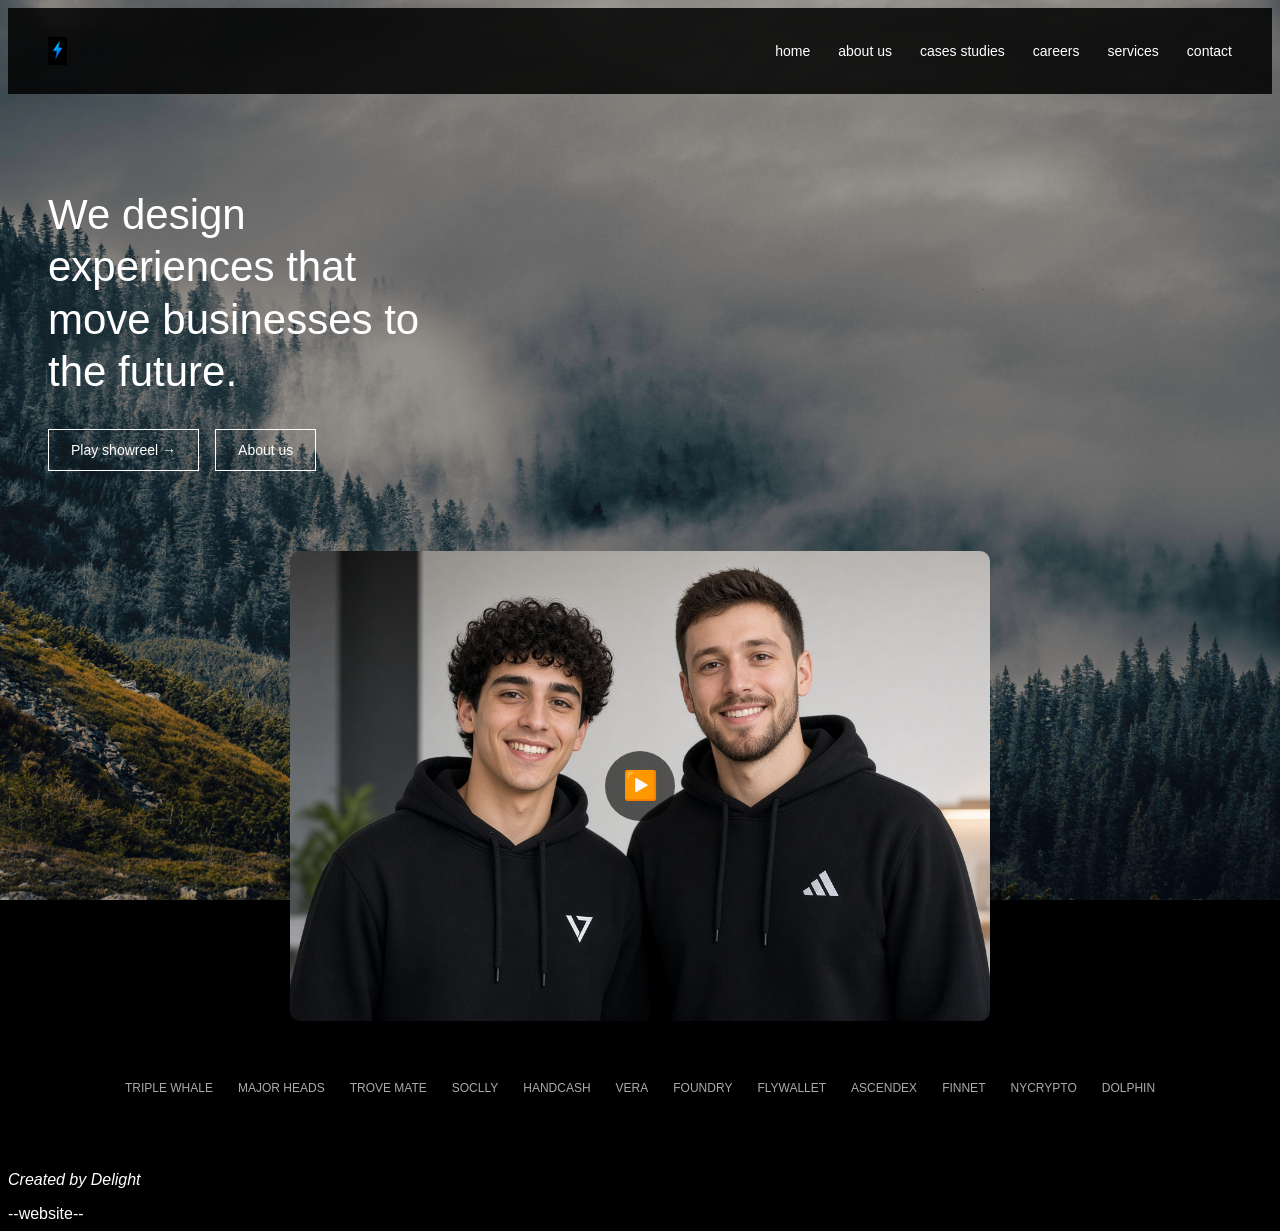
<file: index.html>
<!DOCTYPE html>
<html lang="en">
<head>
  <meta charset="UTF-8">
  <meta name="viewport" content="width=device-width, initial-scale=1.0">
  <title>MY WEBSITE</title>

  <style>
     {
      margin: 0;
      padding: 0;
      box-sizing: border-box;
    }

    body {
      background-color: #000;
      background-image: url("./images/pexels-raulling-34169628.jpg");
      background-size: cover;
      background-position: center;
      background-repeat: no-repeat;
      background-attachment: fixed;
      color: white;
      font-family: Arial, sans-serif;
      min-height: 100px;
    }
    .navbar {
      display: flex;
      justify-content: space-between;
      align-items: center;
      background-color: rgba(0, 0, 0, 0.85);
      padding: 18px 40px;
      position: sticky;
      top: 0;
      z-index: 1000;
    }
    .logo img {
      height: 28px;
      width: auto;
      display: block;
    }
    .nav-links {
      list-style: none;
      display: flex;
      gap: 28px;
    }
    .nav-links a {
      color: white;
      text-decoration: none;
      font-size: 14px;
      text-transform: lowercase;
      transition: color 0.3s;
    }
    .nav-links a:hover {
      color: #3b82f6;
    }
    .hero {
      padding: 60px 40px 30px;
      max-width: 600px;
    }
    .hero h1 {
      font-size: 42px;
      font-weight: 400;
      line-height: 1.25;
      margin-bottom: 30px;
    }
    .hero-buttons {
      display: flex;
      gap: 16px;
      margin-bottom: 50px;
    }
    .btn {
      padding: 12px 22px;
      border: 1px solid white;
      color: white;
      text-decoration: none;
      font-size: 14px;
      background: transparent;
      transition: 0.3s;
    }
    .btn:hover {
      background: white;
      color: black;
    }
    .ImageA {
      position: relative;
      width: 90%;
      max-width: 700px;
      margin: 0 auto 40px;
    }

    .main-photo {
      width: 100%;
      height: auto;
      display: block;
      border-radius: 10px;
    }

    .play {
      position: absolute;
      top: 50%;
      left: 50%;
      transform: translate(-50%, -50%);
      background: rgba(0, 0, 0, 0.6);
      color: white;
      width: 70px;
      height: 70px;
      border-radius: 50%;
      display: flex;
      justify-content: center;
      align-items: center;
      font-size: 28px;
    }
    .logos {
      list-style: none;
      display: flex;
      flex-wrap: wrap;
      justify-content: center;
      gap: 25px;
      padding: 20px 40px 60px;
      font-size: 12px;
      color: #aaa;
      text-transform: uppercase;
    }
  </style>
</head>
<body>

  <nav class="navbar">
    <a href="#" class="logo">
      <img src="./images/web.logo.jpeg" alt="Logo">
    </a>

    <ul class="nav-links">
      <li><a href="index.home">home</a></li>
      <li><a href="index.about us">about us</a></li>
      <li><a href="index.cases studies">cases studies</a></li>
      <li><a href="index.careers">careers</a></li>
      <li><a href="services.html">Services</a></li>
      <li><a href=contact.html">contact</a></li>
    </ul>
  </nav>

  <section class="hero">
    <h1>We design<br>experiences that<br>move businesses to<br>the future.</h1>

    <div class="hero-buttons">
      <a href="https://youtube.com/shorts/J4XIMhD9Pf4" class="btn" target="_blank">Play showreel →</a>
      <a href="#" class="btn">About us</a>
    </div>
  </section>

  <div class="ImageA">
    <img src="./images/image 2.jpeg" alt="Showreel" class="main-photo">
    <div class="play">▶️</div>
  </div>

  <ul class="logos">
    <li>Triple Whale</li>
    <li>Major Heads</li>
    <li>Trove Mate</li>
    <li>Soclly</li>
    <li>Handcash</li>
    <li>Vera</li>
    <li>Foundry</li>
    <li>Flywallet</li>
    <li>Ascendex</li>
    <li>Finnet</li>
    <li>Nycrypto</li>
    <li>Dolphin</li>
  </ul>
 <i><p>Created by Delight</p></i>
--website--
</body>
</html>
</file>
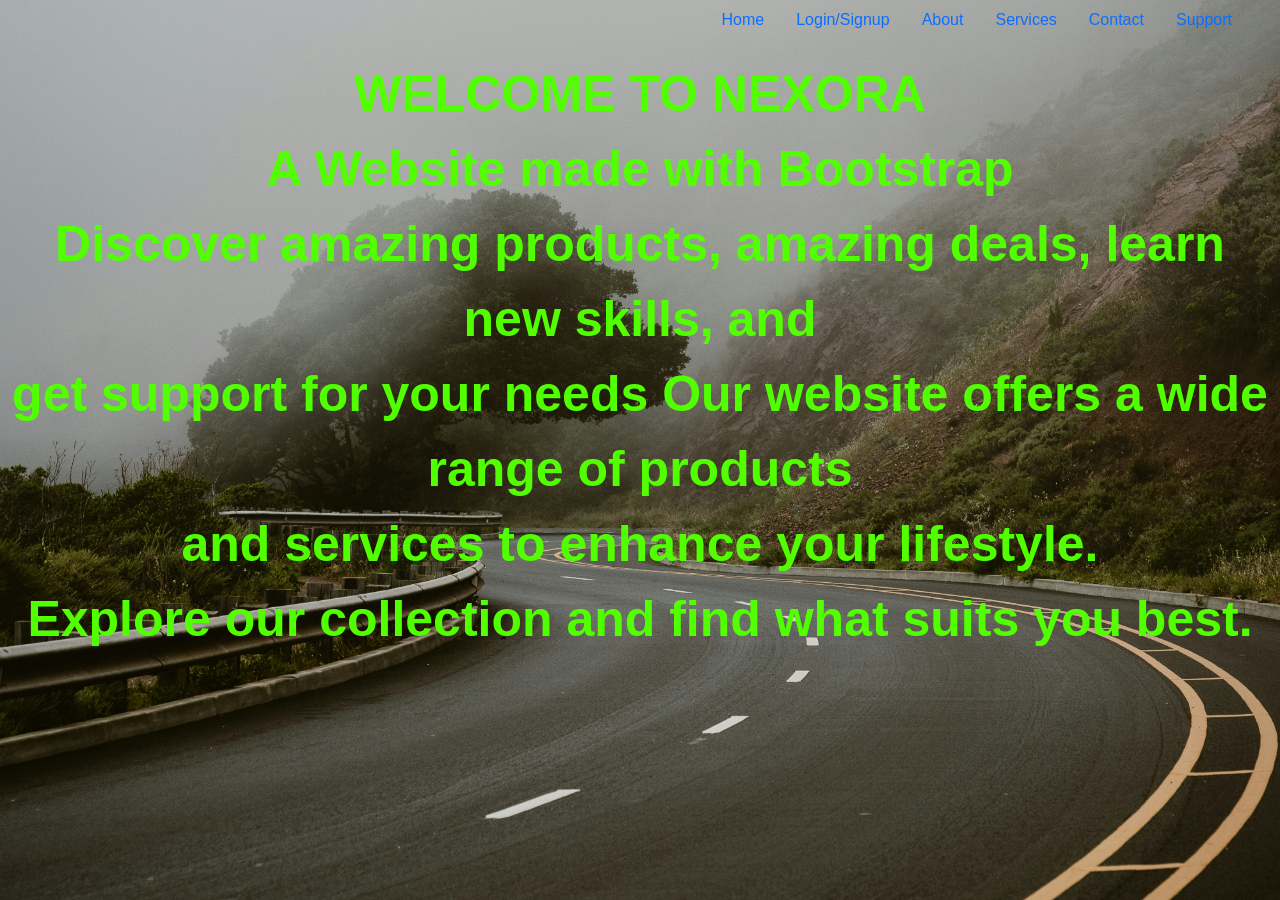
<file: Bootstrap web.html>
<!DOCTYPE html>
<html lang="en">
<head>
    <meta charset="UTF-8">
    <meta name="viewport" content="width=device-width, initial-scale=1.0">
    <title>BOOTSTRAP WEBSITE</title>
    <link href="https://cdn.jsdelivr.net/npm/bootstrap@5.3.0/dist/css/bootstrap.min.css" rel="stylesheet">
</head>
<style>
    body {background-color:
        background-repeat: no-repeat;
         background-size: cover;
         background-position: center;
         background-attachment: fixed;
        background-image:url(./images/image4.jpg);
        color: white;
        font-family: Arial, sans-serif;}


      .text-center{color:rgb(81, 255, 1);
        font-size:50px;
        font-weight:bold;
        font-family: Arial, sans-serif;}
        .text{color:rgb(255, 255, 255);
        font-size:20px;
        
        }
    }
</style>
<body>
    <ul class="nav justify-content-end">
  <li class="nav-item">
    <a class="nav-link active" aria-current="page" href="home.html">Home</a>
  </li>
  <li class="nav-item">
    <a class="nav-link" href="login.html">Login/Signup</a>
  </li>
  <li class="nav-item">
    <a class="nav-link" href="about.html">About</a>
  </li>
   <li class="nav-item">
    <a class="nav-link" href="services.html">Services</a>
  </li>
   <li class="nav-item">
    <a class="nav-link" href="contact.html">Contact</a>
  </li>
   <li class="nav-item">
    <a class="nav-link" href="support.html">Support</a>
  </li>
  <li class="nav-item">
    <a class="nav-link disabled" aria-disabled="true"></a>
  </li>
</ul>
    <br>
    <h1 class="text-center"> WELCOME TO NEXORA </h1>
    <p class="text-center"> A Website made with Bootstrap<br>Discover amazing products, amazing deals, learn new skills, and<br> get support for your needs Our website offers a wide range of products<br> and services to enhance your lifestyle.<br> Explore our collection and find what suits you best.</p>
    <br>

 
    <script src="https://cdn.jsdelivr.net/npm/bootstrap@5.3.0/dist/js/bootstrap.bundle.min.js"></script>
    
</body>
</html>
</file>
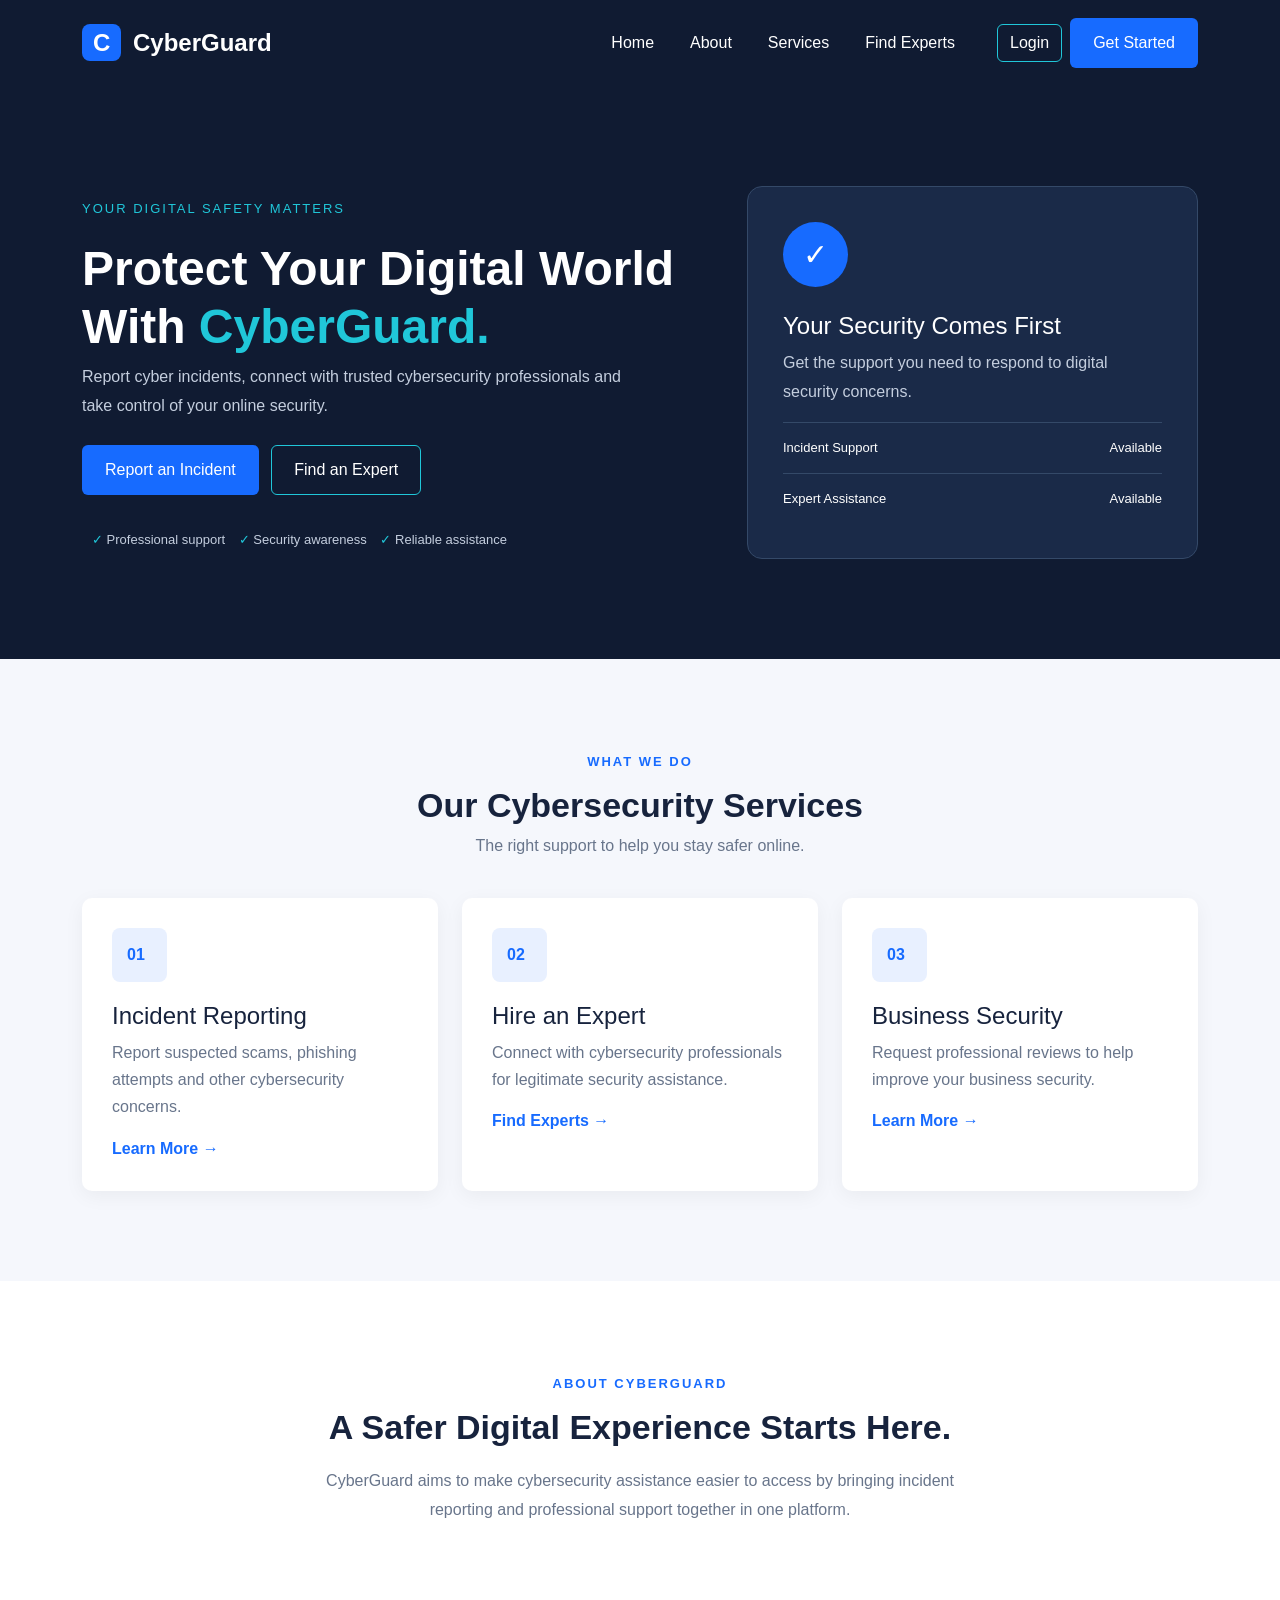
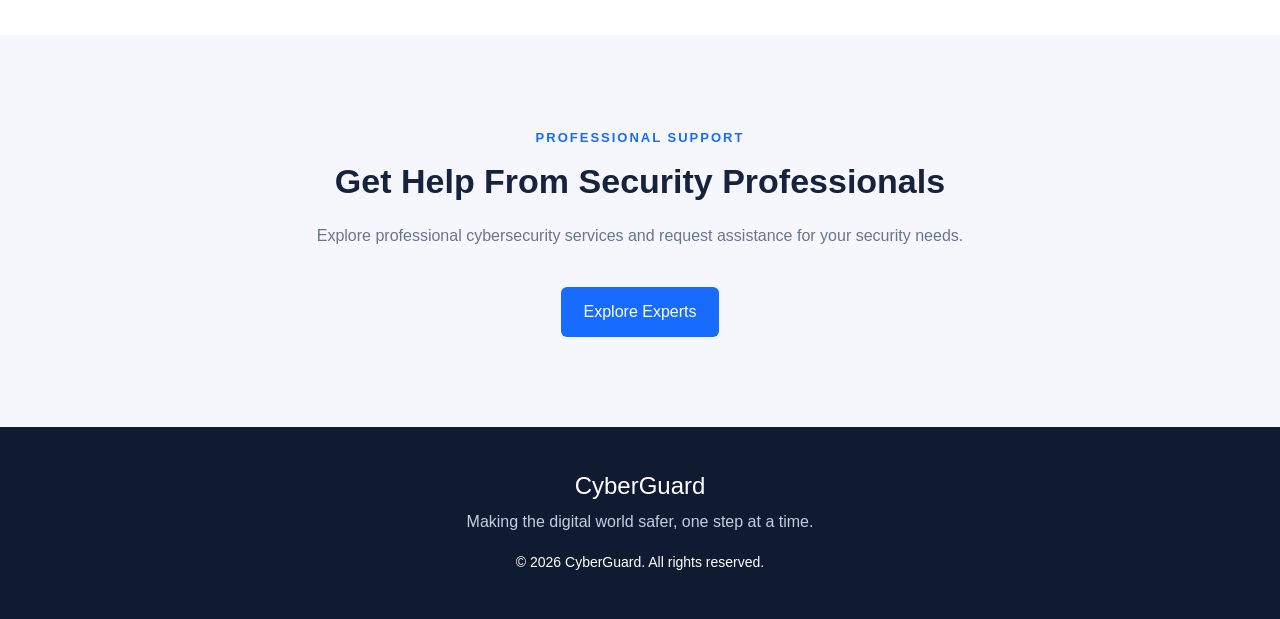
<file: cyberguard.html>
<!DOCTYPE html>
<html lang="en">
<head>
    <meta charset="UTF-8">
    <meta name="viewport" content="width=device-width, initial-scale=1.0">

    <title>CyberGuard | Cybersecurity Support</title>

    <!-- Bootstrap CSS -->
    <link href="https://cdn.jsdelivr.net/npm/bootstrap@5.3.3/dist/css/bootstrap.min.css" rel="stylesheet">

    <!-- Custom CSS -->
    <link rel="stylesheet" href="style.css">
</head>

<body>


    <nav class="navbar navbar-expand-lg navbar-dark">
        <div class="container">

            <a class="navbar-brand" href="#">
                <span class="logo-icon">C</span> CyberGuard
            </a>

            <button class="navbar-toggler" type="button"
                data-bs-toggle="collapse" data-bs-target="#navbarMenu"
                aria-controls="navbarMenu" aria-expanded="false"
                aria-label="Toggle navigation">
                <span class="navbar-toggler-icon"></span>
            </button>

            <div class="collapse navbar-collapse" id="navbarMenu">
                <ul class="navbar-nav ms-auto">
                    <li class="nav-item">
                        <a class="nav-link active" href="#">Home</a>
                    </li>

                    <li class="nav-item">
                        <a class="nav-link" href="#about">About</a>
                    </li>

                    <li class="nav-item">
                        <a class="nav-link" href="#services">Services</a>
                    </li>

                    <li class="nav-item">
                        <a class="nav-link" href="#experts">Find Experts</a>
                    </li>
                </ul>

                <a href="#" class="btn login-btn ms-lg-4">Login</a>
                <a href="#" class="btn start-btn ms-2">Get Started</a>
            </div>

        </div>
    </nav>



    <section class="hero-section">
        <div class="container">
            <div class="row align-items-center">

                <div class="col-lg-7">
                    <span class="hero-label">
                        YOUR DIGITAL SAFETY MATTERS
                    </span>

                    <h1>
                        Protect Your Digital World With
                        <span>CyberGuard.</span>
                    </h1>

                    <p>
                        Report cyber incidents, connect with trusted
                        cybersecurity professionals and take control
                        of your online security.
                    </p>

                    <div class="mt-4">
                        <a href="#" class="btn start-btn me-2">
                            Report an Incident
                        </a>

                        <a href="#experts" class="btn outline-btn">
                            Find an Expert
                        </a>
                    </div>

                    <div class="hero-note">
                        <span>✓</span> Professional support
                        <span>✓</span> Security awareness
                        <span>✓</span> Reliable assistance
                    </div>
                </div>

                <div class="col-lg-5 mt-5 mt-lg-0">
                    <div class="security-card">
                        <div class="security-circle">
                            <span>✓</span>
                        </div>

                        <h3>Your Security Comes First</h3>

                        <p>
                            Get the support you need to respond
                            to digital security concerns.
                        </p>

                        <div class="security-line">
                            <span>Incident Support</span>
                            <span>Available</span>
                        </div>

                        <div class="security-line">
                            <span>Expert Assistance</span>
                            <span>Available</span>
                        </div>
                    </div>
                </div>

            </div>
        </div>
    </section>

    

    <section class="services-section" id="services">
        <div class="container">

            <div class="section-heading text-center">
                <span>WHAT WE DO</span>
                <h2>Our Cybersecurity Services</h2>
                <p>
                    The right support to help you stay safer online.
                </p>
            </div>

            <div class="row g-4 mt-3">

                <div class="col-md-4">
                    <div class="service-card">
                        <div class="service-icon">01</div>
                        <h4>Incident Reporting</h4>
                        <p>
                            Report suspected scams, phishing attempts
                            and other cybersecurity concerns.
                        </p>
                        <a href="#">Learn More →</a>
                    </div>
                </div>

                <div class="col-md-4">
                    <div class="service-card">
                        <div class="service-icon">02</div>
                        <h4>Hire an Expert</h4>
                        <p>
                            Connect with cybersecurity professionals
                            for legitimate security assistance.
                        </p>
                        <a href="#experts">Find Experts →</a>
                    </div>
                </div>

                <div class="col-md-4">
                    <div class="service-card">
                        <div class="service-icon">03</div>
                        <h4>Business Security</h4>
                        <p>
                            Request professional reviews to help
                            improve your business security.
                        </p>
                        <a href="#">Learn More →</a>
                    </div>
                </div>

            </div>
        </div>
    </section>


    <section class="about-section" id="about">
        <div class="container text-center">
            <span>ABOUT CYBERGUARD</span>
            <h2>A Safer Digital Experience Starts Here.</h2>

            <p>
                CyberGuard aims to make cybersecurity assistance
                easier to access by bringing incident reporting
                and professional support together in one platform.
            </p>
        </div>
    </section>


    <section class="experts-section" id="experts">
        <div class="container text-center">
            <span>PROFESSIONAL SUPPORT</span>
            <h2>Get Help From Security Professionals</h2>

            <p>
                Explore professional cybersecurity services
                and request assistance for your security needs.
            </p>

            <a href="#" class="btn start-btn mt-3">
                Explore Experts
            </a>
        </div>
    </section>


    <!-- Footer -->
    <footer>
        <div class="container text-center">
            <h4>CyberGuard</h4>
            <p>Making the digital world safer, one step at a time.</p>
            <small>© 2026 CyberGuard. All rights reserved.</small>
        </div>
    </footer>

</body>
</html>
</file>
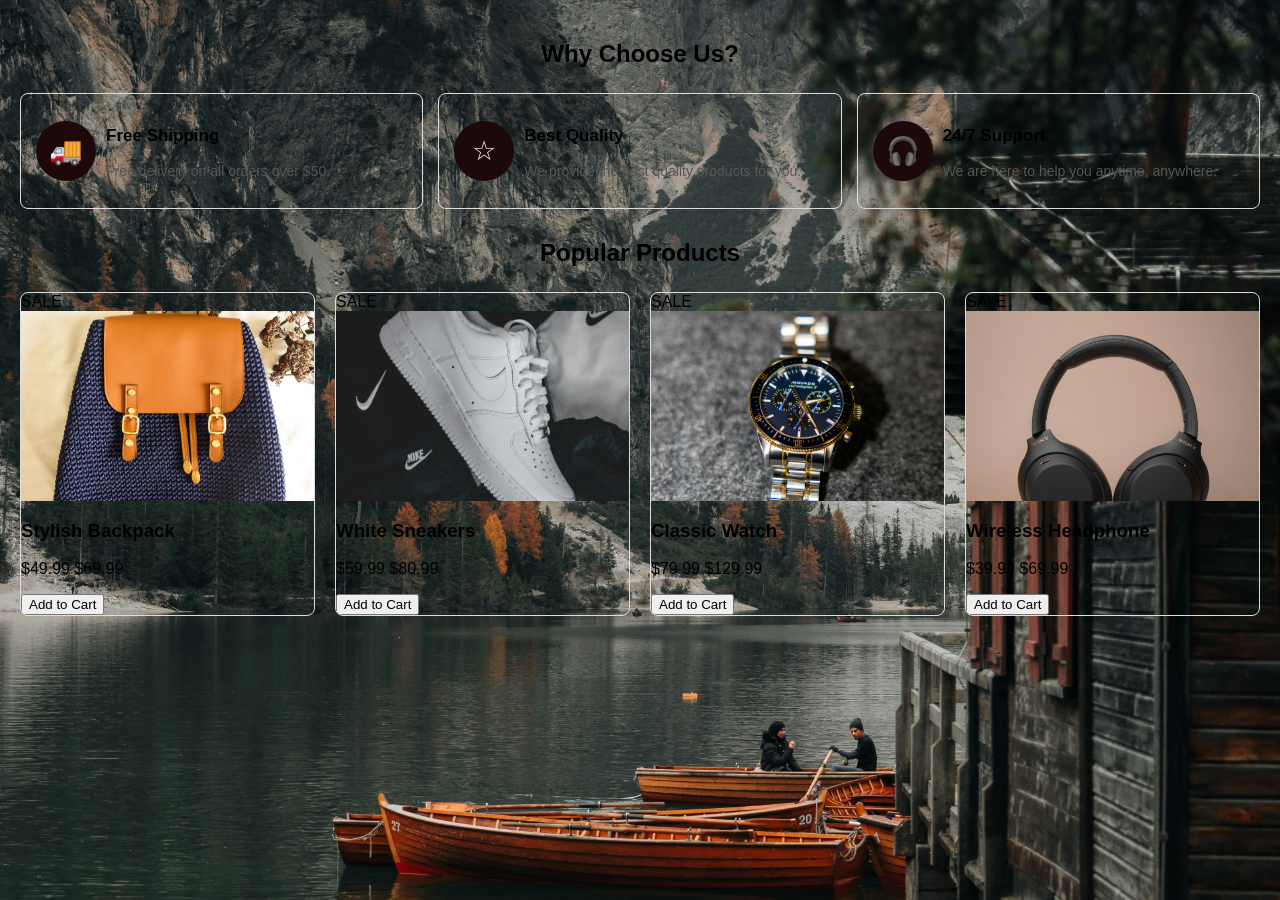
<file: Flex.html>
<!DOCTYPE html>
<html>
<head>
    <title>My Shopping Website</title>
    <meta charset="UTF-8">
    <meta name="viewport" content="width=device-width, initial-scale=1.0">

<style>
    body {
        margin: 0;
        font-family: Arial, sans-serif;
        background-image: url(./images/image.jpg);
        background-repeat: no-repeat;
        background-size: cover;
        background-position: center;
        background-attachment: fixed;
    }

    .container {
        padding: 20px;
    }

    h2 {
        text-align: center;
        margin-bottom: 25px;
    }

    .boxes {
        display: flex;
        gap: 15px;
        margin-bottom: 30px;
    }

    .box {
        border: 1px solid #ddd;
        padding: 15px;
        border-radius: 8px;
        display: flex;
        align-items: center;
        flex: 1;
        gap: 10px;
    }

    .icon {
        background: #1d0909;
        color: rgb(255, 243, 255);
        width: 60px;
        height: 60px;
        border-radius: 50%;
        display: flex;
        align-items: center;
        justify-content: center;
        font-size: 27px;
        flex-shrink: 0;
    }

    .box h3 {
        font-size: 17px;
    }

    .box p {
        font-size: 14px;
        color: #555;
    }

    .products {
        display: grid;
        grid-template-columns: repeat(4, 1fr);
        gap: 20px;
    }

    .item {
        border: 1px solid #ddd;
        border-radius: 8px;
        overflow: hidden;
        position: relative;
    }

    .picture {
        height: 190px;
        width: 100%;
        background: #f1f1f1;
        display: flex;
        align-items: center;
        justify-content: center;
    }

    .picture img {
        width: 100%;
        height: 100%;
        object-fit: cover;
    @media(max-width: 380px) {
        .products {
            grid-template-columns: 1fr;
        }
    }

</style>
</head>

<body>

<div class="container">

    <h2>Why Choose Us?</h2>

    <div class="boxes">

        <div class="box">
            <div class="icon">🚚</div>
            <div>
                <h3>Free Shipping</h3>
                <p>Free delivery on all orders over $50.</p>
            </div>
        </div>

        <div class="box">
            <div class="icon">☆</div>
            <div>
                <h3>Best Quality</h3>
                <p>We provide the best quality products for you.</p>
            </div>
        </div>

        <div class="box">
            <div class="icon">🎧</div>
            <div>
                <h3>24/7 Support</h3>
                <p>We are here to help you anytime, anywhere.</p>
            </div>
        </div>

    </div>

    <h2>Popular Products</h2>

    <div class="products">

        <div class="item">
            <span class="sale">SALE</span>

            <div class="picture">
                <img src="./images/madeinegypt-ca-l0zsWxQBjvM-unsplash.jpg" alt="Stylish Backpack">
            </div>

            <div class="info">
                <h3>Stylish Backpack</h3>
                <p class="price">$49.99 <span class="old">$69.99</span></p>
                <button>Add to Cart</button>
            </div>
        </div>


        <div class="item">
            <span class="sale">SALE</span>

            <div class="picture">
                <img src="./images/jeff-tumale-SD9Jyl1xNQ4-unsplash.jpg" alt="White Sneakers">
            </div>

            <div class="info">
                <h3>White Sneakers</h3>
                <p class="price">$59.99 <span class="old">$80.99</span></p>
                <button>Add to Cart</button>
            </div>
        </div>


        <div class="item">
            <span class="sale">SALE</span>

            <div class="picture">
                <img src="./images/marmi-sica-FF2ZLo_rojE-unsplash.jpg" alt="Classic Watch">
            </div>

            <div class="info">
                <h3>Classic Watch</h3>
                <p class="price">$79.99 <span class="old">$129.99</span></p>
                <button>Add to Cart</button>
            </div>
        </div>


        <div class="item">
            <span class="sale">SALE</span>

            <div class="picture">
                <img src="./images/luke-peterson-lUMj2Zv5HUE-unsplash.jpg" alt="Wireless Headphones">
            </div>

            <div class="info">
                <h3>Wireless Headphone</h3>
                <p class="price">$39.99 <span class="old">$69.99</span></p>
                <button>Add to Cart</button>
            </div>
        </div>

    </div>

</div>

</body>
</html>
</file>
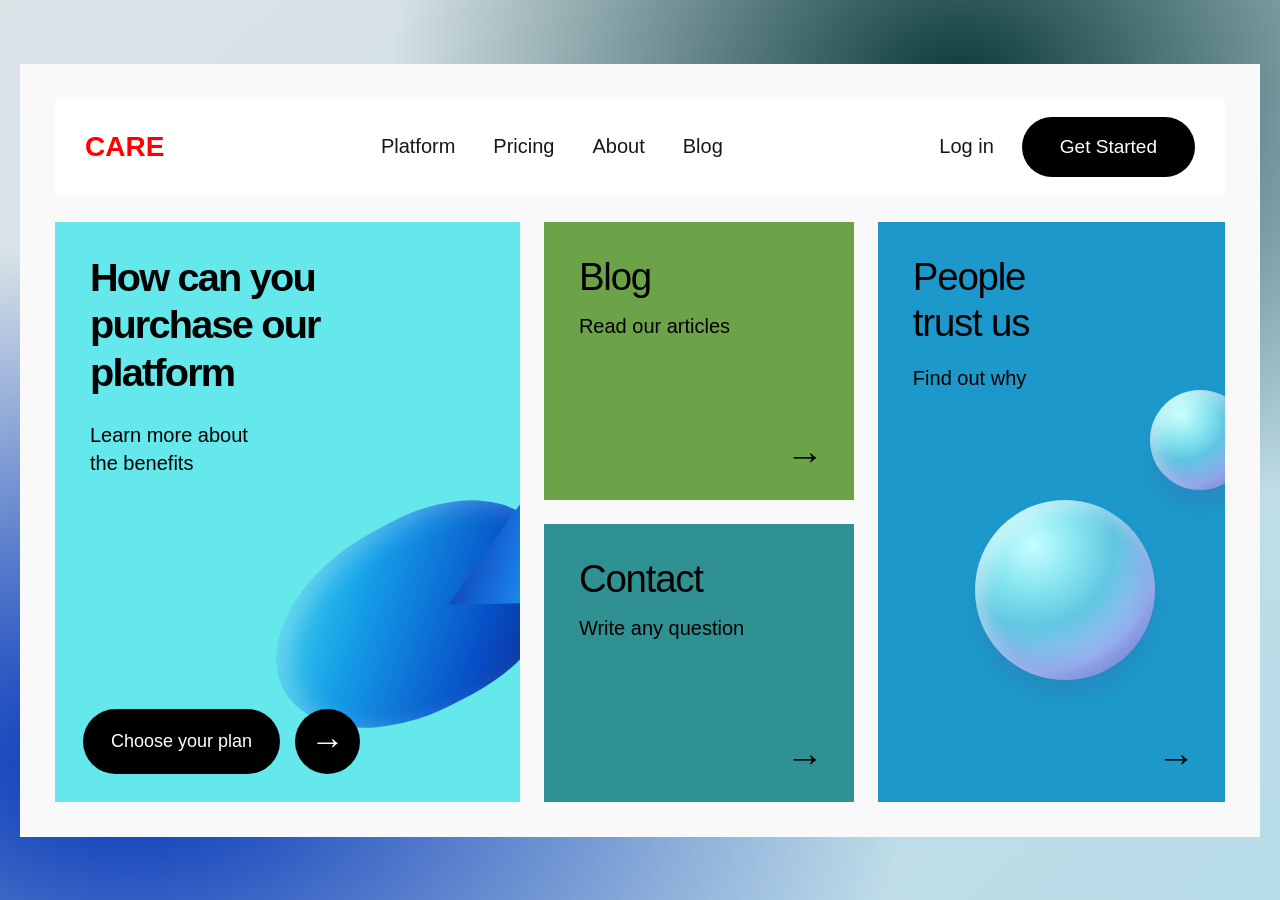
<file: Landing page.html>
<!DOCTYPE html>
<html lang="en">
<head>
  <meta charset="UTF-8">
  <meta name="viewport" content="width=device-width, initial-scale=1.0">
  <title>CARE - Modern Landing Page</title>

  <style>
    * {
      margin: 0;
      padding: 0;
      box-sizing: border-box;
    }
    body {
      min-height: 100vh;
      display: flex;
      justify-content: center;
      align-items: center;
      padding: 40px 20px;
      font-family: Arial, Helvetica, sans-serif;
      background:
        radial-gradient(
          ellipse at 75% 10%,
          #093838 0%,
          transparent 42%
        ),
        radial-gradient(
          ellipse at 10% 85%,
          #0639b9 2%,
          transparent 48%
        ),
        linear-gradient(135deg, #dce3e7, #b7dce8);
    }
    .container {
      width: 100%;
      max-width: 1260px;
      padding: 35px;
      background: #f9f9fa;
    }

    .navbar {
      min-height: 96px;
      display: flex;
      align-items: center;
      justify-content: space-between;
      gap: 25px;
      padding: 15px 30px;
      margin-bottom: 27px;
      background: #ffffff;
    }

    .logo {
      font-size: 28px;
      font-weight: 800;
      color: #ff0000;
      text-decoration: none;
    }

    .nav-links {
      display: flex;
      align-items: center;
      gap: 38px;
    }

    .nav-links a,
    .login {
      color: #171717;
      font-size: 20px;
      text-decoration: none;
      white-space: nowrap;
    }

    .nav-links a:hover,
    .login:hover {
      opacity: 0.6;
    }

    .nav-actions {
      display: flex;
      align-items: center;
      gap: 28px;
    }

    .get-started {
      display: inline-flex;
      align-items: center;
      justify-content: center;
      min-height: 60px;
      padding: 0 38px;
      border-radius: 40px;
      background: #000000;
      color: white;
      font-size: 19px;
      text-decoration: none;
      white-space: nowrap;
    }
    .cards {
      display: grid;
      grid-template-columns: 1.5fr 1fr 1.12fr;
      gap: 24px;
    }

    .card {
      position: relative;
      overflow: hidden;
      min-width: 0;
      min-height: 275px;
      padding: 32px 35px;
    }

    .card h2,
    .card h3,
    .card p {
      position: relative;
      z-index: 2;
    }

    .card h2 {
      font-size: clamp(30px, 3.1vw, 58px);
      line-height: 1.2;
      font-weight: 700;
      letter-spacing: -1.8px;
      margin-bottom: 25px;
    }

    .card h3 {
      font-size: clamp(30px, 3vw, 48px);
      line-height: 1.2;
      font-weight: 400;
      letter-spacing: -1.2px;
      margin-bottom: 12px;
    }

    .card p {
      font-size: 20px;
      line-height: 1.4;
    }
    .purchase-card {
      min-height: 580px;
      background: #64e8eb;
      display: flex;
      flex-direction: column;
      align-items: flex-start;
    }

    .purchase-card h2 {
      max-width: 440px;
    }

    .purchase-card p {
      max-width: 280px;
    }

    .purchase-actions {
      position: absolute;
      z-index: 3;
      left: 28px;
      bottom: 28px;
      display: flex;
      align-items: center;
      gap: 15px;
    }

    .plan-button,
    .arrow-button {
      display: inline-flex;
      align-items: center;
      justify-content: center;
      min-height: 65px;
      border: 0;
      border-radius: 50px;
      background: #000;
      color: white;
      text-decoration: none;
    }

    .plan-button {
      padding: 0 28px;
      font-size: 18px;
      white-space: nowrap;
    }

    .arrow-button {
      width: 65px;
      font-size: 34px;
    }
    .blue-shape {
      position: absolute;
      width: 300px;
      height: 190px;
      right: -45px;
      bottom: 90px;
      border-radius: 55% 45% 48% 52%;
      transform: rotate(-28deg);
      background: linear-gradient(
        135deg,
        #48e7ee 0%,
        #149ce7 35%,
        #0750c8 70%,
        #101b75 100%
      );
      box-shadow: inset 12px 10px 24px
        rgba(255, 255, 255, 0.25);
    }

    .blue-shape::after {
      content: "";
      position: absolute;
      width: 120px;
      height: 120px;
      right: -5px;
      top: 40px;
      background: linear-gradient(
        135deg,
        #092b91,
        #176fe0,
        #24c5ed
      );
      clip-path: polygon(100% 0, 0 50%, 100% 100%);
    }
    .middle-column {
      display: grid;
      grid-template-rows: 1fr 1fr;
      gap: 24px;
    }

    .blog-card {
      min-height: 0;
      background: #6da348;
    }

    .contact-card {
      min-height: 0;
      background: #2f9191;
    }

    .card-arrow {
      position: absolute;
      right: 30px;
      bottom: 25px;
      z-index: 3;
      color: #000;
      font-size: 38px;
      line-height: 1;
      text-decoration: none;
    }
    .trust-card {
      min-height: 580px;
      background: #1c99ca;
    }

    .trust-card h3 {
      max-width: 280px;
      margin-bottom: 18px;
    }

    .trust-card p {
      margin-top: 0;
    }
    .sphere {
      position: absolute;
      border-radius: 50%;
      background: radial-gradient(
        circle at 32% 25%,
        #c5ffff 0%,
        #8be7f1 23%,
        #60c7e2 45%,
        #a1b8f4 70%,
        #6e71cb 100%
      );
      box-shadow:
        inset -10px -14px 22px rgba(51, 70, 174, 0.2),
        inset 8px 8px 18px rgba(255, 255, 255, 0.5),
        0 18px 20px rgba(72, 91, 167, 0.2);
    }

    .sphere-large {
      width: 180px;
      height: 180px;
      top: 48%;
      left: 28%;
    }

    .sphere-small {
      width: 100px;
      height: 100px;
      top: 29%;
      right: -25px;
    }

    @media (max-width: 1000px) {
      .container {
        padding: 22px;
      }

      .navbar {
        flex-wrap: wrap;
        padding: 20px;
      }

      .nav-links {
        gap: 20px;
      }

      .nav-links a,
      .login {
        font-size: 16px;
      }

      .get-started {
        min-height: 48px;
        padding: 0 22px;
        font-size: 16px;
      }

      .cards {
        grid-template-columns: 1.2fr 1fr;
      }

      .purchase-card {
        min-height: 520px;
      }

      .trust-card {
        grid-column: 1 / -1;
        min-height: 400px;
      }

      .middle-column {
        min-height: 520px;
      }
    
    @media (max-width: 600px) {
      body {
        padding: 18px 12px;
        align-items: flex-start;
      }

      .container {
        padding: 12px;
      }

      .navbar {
        gap: 20px;
        margin-bottom: 15px;
      }

      .logo {
        font-size: 24px;
      }

      .nav-links {
        width: 100%;
        flex-wrap: wrap;
        gap: 15px;
      }

      .nav-actions {
        width: 100%;
        justify-content: space-between;
      }

      .cards {
        grid-template-columns: 1fr;
        gap: 15px;
      }

      .purchase-card {
        min-height: 490px;
        padding: 25px;
      }

      .purchase-card h2 {
        font-size: 39px;
      }

      .middle-column {
        min-height: 420px;
        gap: 15px;
      }

      .blog-card,
      .contact-card {
        min-height: 200px;
        padding: 25px;
      }

      .trust-card {
        grid-column: auto;
        min-height: 440px;
        padding: 25px;
      }

      .sphere-large {
        width: 155px;
        height: 155px;
      }

      .purchase-actions {
        left: 20px;
        bottom: 20px;
        gap: 10px;
      }

      .plan-button {
        padding: 0 20px;
        font-size: 15px;
      }

      .arrow-button {
        width: 55px;
        min-height: 55px;
      }

      .blue-shape {
        width: 250px;
        height: 155px;
      }
    }
  </style>
</head>

<body>

  <main class="container">

    <!-- Navigation -->
    <nav class="navbar">
      <a href="#" class="logo">CARE</a>

      <div class="nav-links">
        <a href="purchase.html">Platform</a>
        <a href="pricing.html">Pricing</a>
        <a href="trust.html">About</a>
        <a href="blog.html">Blog</a>
      </div>

      <div class="nav-actions">
        <a href="login page.html" class="login">Log in</a>
        <a href="purchase.html" class="get-started">
          Get Started
        </a>
      </div>
    </nav>
    <section class="cards">

      <article class="card purchase-card" id="purchase">
        <h2>
          How can you<br>
          purchase our<br>
          platform
        </h2>

        <p>
          Learn more about<br>
          the benefits
        </p>

        <div class="blue-shape"></div>

        <div class="purchase-actions">
          <a href="plan.html" class="plan-button">
            Choose your plan
          </a>

          <a href="choose.html" class="arrow-button"
             aria-label="Choose a plan">
            →
          </a>
        </div>
      </article>
      <div class="middle-column">

        <article class="card blog-card" id="blog">
          <h3>Blog</h3>
          <p>Read our articles</p>

          <a href="#" class="card-arrow"
             aria-label="Read our articles">
            →
          </a>
        </article>

        <article class="card contact-card">
          <h3>Contact</h3>
          <p>Write any question</p>

          <a href="#" class="card-arrow"
             aria-label="Contact us">
            →
          </a>
        </article>

      </div>
      <article class="card trust-card" id="trust">
        <h3>People<br>trust us</h3>
        <p>Find out why</p>

        <div class="sphere sphere-large"></div>
        <div class="sphere sphere-small"></div>

        <a href="#" class="card-arrow"
           aria-label="Find out why people trust us">
          →
        </a>
      </article>

    </section>

  </main>

</body>
</html>
</file>
<file: style.css>
body {
    margin: 0;
    font-family: Arial, sans-serif;
    color: #17233d;
}


/* Navigation */

.navbar {
    background-color: #101b32;
    padding: 18px 0;
}

.navbar-brand {
    font-size: 24px;
    font-weight: bold;
}

.logo-icon {
    background-color: #176bff;
    padding: 5px 11px;
    border-radius: 8px;
    margin-right: 5px;
}

.nav-link {
    color: white;
    margin: 0 10px;
}

.nav-link:hover {
    color: #20c7d9;
}

.login-btn {
    color: white;
    border: 1px solid #20c7d9;
}


/* Buttons */

.start-btn {
    background-color: #176bff;
    color: white;
    padding: 12px 22px;
    border-radius: 6px;
}

.start-btn:hover {
    background-color: #0c54d6;
    color: white;
}

.outline-btn {
    border: 1px solid #20c7d9;
    color: white;
    padding: 12px 22px;
    border-radius: 6px;
}


/* Hero Section */

.hero-section {
    background-color: #101b32;
    color: white;
    padding: 100px 0;
}

.hero-label {
    color: #20c7d9;
    font-size: 13px;
    letter-spacing: 2px;
}

.hero-section h1 {
    font-size: 48px;
    font-weight: bold;
    margin-top: 20px;
}

.hero-section h1 span {
    color: #20c7d9;
}

.hero-section p {
    color: #c4cede;
    line-height: 1.8;
    max-width: 550px;
}

.hero-note {
    margin-top: 35px;
    font-size: 13px;
    color: #c4cede;
}

.hero-note span {
    color: #20c7d9;
    margin-left: 10px;
}


/* Security Card */

.security-card {
    background-color: #1a2a48;
    padding: 35px;
    border-radius: 15px;
    border: 1px solid #344968;
}

.security-circle {
    background-color: #176bff;
    width: 65px;
    height: 65px;
    border-radius: 50%;
    display: flex;
    align-items: center;
    justify-content: center;
    font-size: 30px;
    margin-bottom: 25px;
}

.security-card h3 {
    font-size: 24px;
}

.security-card p {
    color: #c4cede;
}

.security-line {
    display: flex;
    justify-content: space-between;
    border-top: 1px solid #344968;
    padding: 15px 0;
    font-size: 13px;
}


/* Services */

.services-section {
    padding: 90px 0;
    background-color: #f5f7fc;
}

.section-heading span,
.about-section span,
.experts-section span {
    color: #176bff;
    font-size: 13px;
    font-weight: bold;
    letter-spacing: 2px;
}

.section-heading h2,
.about-section h2,
.experts-section h2 {
    font-size: 34px;
    font-weight: bold;
    margin-top: 12px;
}

.section-heading p {
    color: #68758b;
}

.service-card {
    background-color: white;
    padding: 30px;
    border-radius: 10px;
    height: 100%;
    box-shadow: 0 5px 20px rgba(0,0,0,0.05);
    transition: 0.3s;
}

.service-card:hover {
    transform: translateY(-5px);
}

.service-icon {
    background-color: #e8f0ff;
    color: #176bff;
    width: 55px;
    padding: 15px;
    border-radius: 8px;
    font-weight: bold;
    margin-bottom: 20px;
}

.service-card p {
    color: #68758b;
    line-height: 1.7;
}

.service-card a {
    color: #176bff;
    text-decoration: none;
    font-weight: bold;
}


/* About */

.about-section {
    padding: 90px 0;
}

.about-section p,
.experts-section p {
    max-width: 650px;
    margin: 20px auto;
    color: #68758b;
    line-height: 1.8;
}


/* Experts */

.experts-section {
    background-color: #f5f7fc;
    padding: 90px 0;
}


/* Footer */

footer {
    background-color: #101b32;
    color: white;
    padding: 45px 0;
}

footer p {
    color: #c4cede;
    margin-top: 10px;
}


/* Responsive Design */

@media (max-width: 768px) {

    .hero-section {
        padding: 65px 0;
    }

    .hero-section h1 {
        font-size: 36px;
    }

    .section-heading h2,
    .about-section h2,
    .experts-section h2 {
        font-size: 27px;
    }

    .hero-note {
        line-height: 2;
    }
}
</file>
